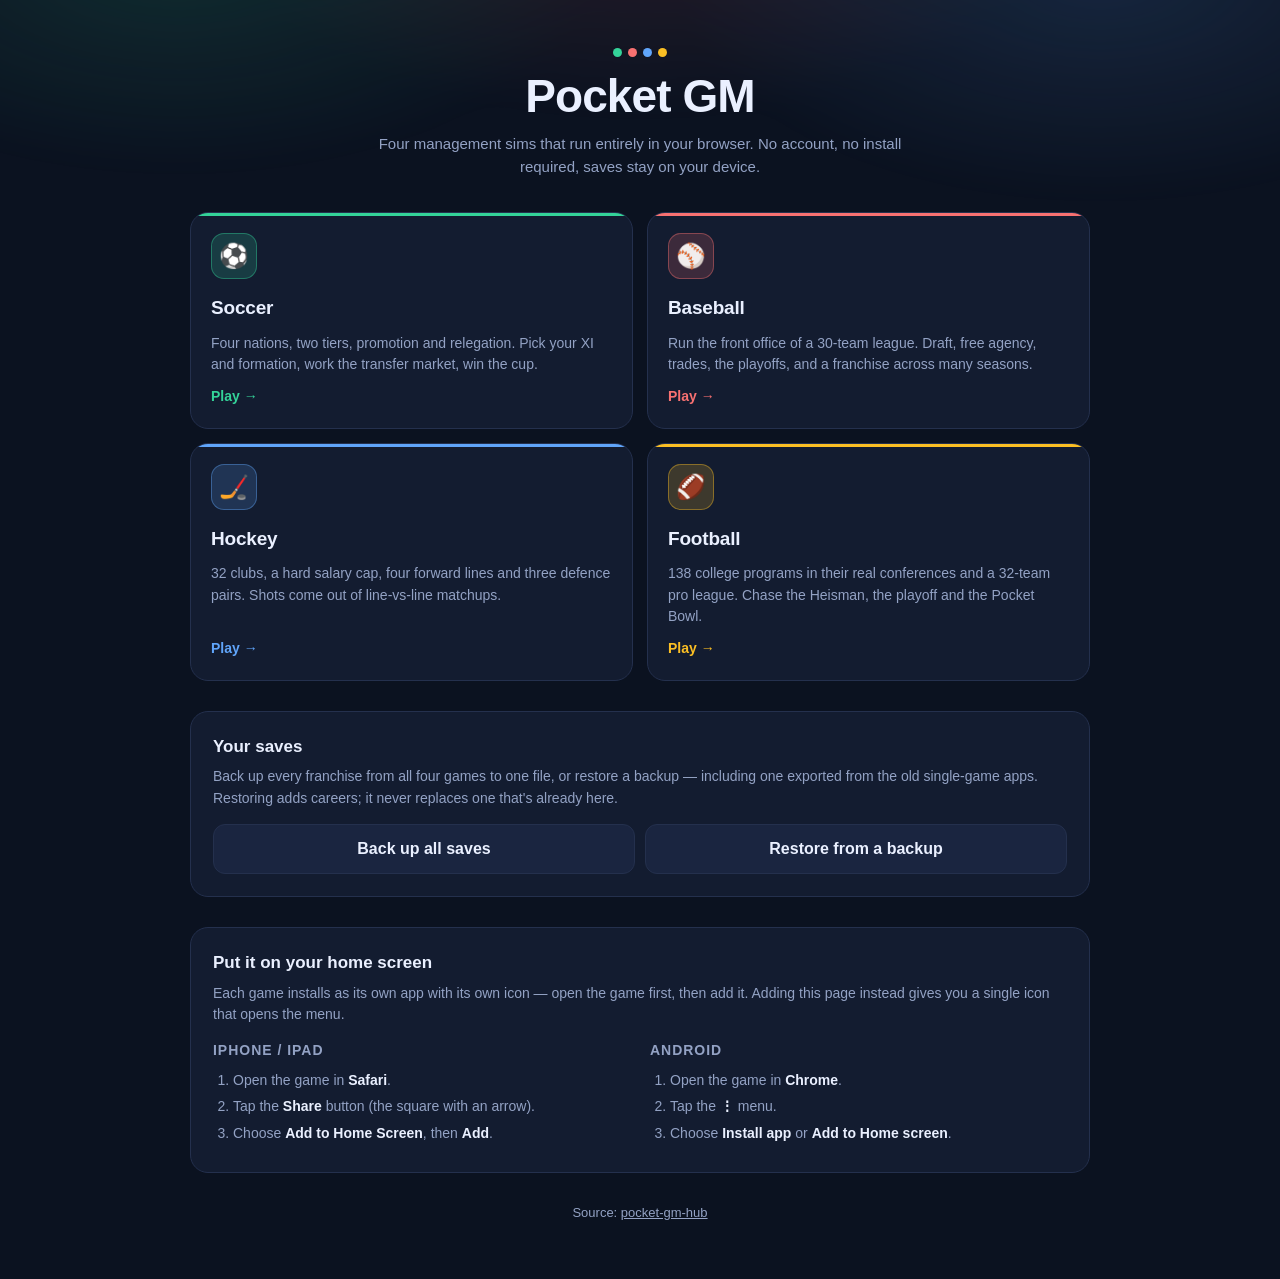
<file: site/index.html>
<!doctype html>
<html lang="en">
<head>
<meta charset="utf-8" />
<meta name="viewport" content="width=device-width, initial-scale=1, viewport-fit=cover" />
<title>Pocket GM — Soccer, Baseball, Hockey</title>
<meta name="description" content="Four single-file management sims: run a soccer club, a baseball front office, a hockey team, or a football program. Free, offline-capable, saves in your browser." />
<link rel="manifest" href="manifest.json" />
<link rel="apple-touch-icon" href="apple-touch-icon.png" />
<link rel="icon" href="icon-192.png" />
<meta name="theme-color" content="#0b1220" />
<meta name="apple-mobile-web-app-capable" content="yes" />
<meta name="mobile-web-app-capable" content="yes" />
<meta name="apple-mobile-web-app-status-bar-style" content="black-translucent" />
<meta name="apple-mobile-web-app-title" content="Pocket GM" />
<style>
  :root {
    --bg: #0b1220;
    --card: #131c30;
    --card-hi: #1a2540;
    --line: #24304d;
    --text: #eaf0ff;
    --muted: #93a2c4;
    --soccer: #34d399;
    --baseball: #f87171;
    --hockey: #60a5fa;
    --football: #fbbf24;
  }
  * { box-sizing: border-box; }
  html { -webkit-text-size-adjust: 100%; }
  body {
    margin: 0;
    background: var(--bg);
    color: var(--text);
    font: 16px/1.55 -apple-system, BlinkMacSystemFont, "Segoe UI", Roboto, Helvetica, Arial, sans-serif;
    padding: env(safe-area-inset-top) env(safe-area-inset-right) env(safe-area-inset-bottom) env(safe-area-inset-left);
    -webkit-tap-highlight-color: transparent;
  }
  .glow {
    position: fixed; inset: -30% -10% auto -10%; height: 60vh; pointer-events: none; z-index: 0;
    background:
      radial-gradient(40% 60% at 20% 40%, rgba(52,211,153,.14), transparent 70%),
      radial-gradient(40% 60% at 50% 30%, rgba(248,113,113,.12), transparent 70%),
      radial-gradient(40% 60% at 80% 45%, rgba(96,165,250,.14), transparent 70%);
    filter: blur(10px);
  }
  .wrap { position: relative; z-index: 1; max-width: 940px; margin: 0 auto; padding: 40px 20px 56px; }

  header { text-align: center; margin-bottom: 34px; }
  .mark {
    display: inline-flex; gap: 6px; align-items: center; justify-content: center;
    margin-bottom: 14px;
  }
  .mark i { width: 9px; height: 9px; border-radius: 50%; display: block; }
  h1 { font-size: clamp(30px, 7vw, 46px); line-height: 1.1; margin: 0 0 10px; letter-spacing: -.02em; }
  .tag { color: var(--muted); margin: 0 auto; max-width: 34rem; font-size: 15px; }

  .games { display: grid; gap: 14px; grid-template-columns: 1fr; }
  @media (min-width: 720px) { .games { grid-template-columns: repeat(2, 1fr); } }

  .game {
    display: flex; flex-direction: column; gap: 10px;
    background: var(--card); border: 1px solid var(--line); border-radius: 18px;
    padding: 20px; text-decoration: none; color: inherit;
    transition: transform .15s ease, background .15s ease, border-color .15s ease;
    position: relative; overflow: hidden;
  }
  .game::before {
    content: ""; position: absolute; inset: 0 0 auto 0; height: 3px; background: var(--accent);
  }
  .game:hover, .game:focus-visible { transform: translateY(-3px); background: var(--card-hi); border-color: var(--accent); outline: none; }
  .game:active { transform: translateY(0); }
  .badge {
    width: 46px; height: 46px; border-radius: 13px; display: grid; place-items: center;
    background: color-mix(in srgb, var(--accent) 18%, transparent);
    border: 1px solid color-mix(in srgb, var(--accent) 40%, transparent);
    font-size: 24px; line-height: 1;
  }
  .game h2 { margin: 4px 0 0; font-size: 19px; letter-spacing: -.01em; }
  .game p { margin: 0; color: var(--muted); font-size: 14px; flex: 1; }
  .play { font-size: 14px; font-weight: 600; color: var(--accent); }
  .play::after { content: " →"; }
  /* On a phone, lay each card out as a row so all three fit without scrolling.
     Must come after the .game rules above — a media query adds no specificity. */
  @media (max-width: 719px) {
    .game { display: grid; grid-template-columns: 46px 1fr; column-gap: 14px; row-gap: 3px; align-items: start; padding: 16px; }
    .badge { grid-row: 1 / span 3; }
    .game h2 { margin: 0; }
  }

  .panel {
    margin-top: 30px; background: var(--card); border: 1px solid var(--line);
    border-radius: 18px; padding: 22px;
  }
  .panel h3 { margin: 0 0 6px; font-size: 17px; }
  .panel p { margin: 0 0 14px; color: var(--muted); font-size: 14px; }
  .steps { margin: 0; padding-left: 20px; color: var(--muted); font-size: 14px; }
  .steps li { margin-bottom: 5px; }
  .steps strong { color: var(--text); font-weight: 600; }
  .cols { display: grid; gap: 20px; grid-template-columns: 1fr; }
  @media (min-width: 640px) { .cols { grid-template-columns: 1fr 1fr; } }
  .cols h4 { margin: 0 0 8px; font-size: 14px; text-transform: uppercase; letter-spacing: .07em; color: var(--muted); }

  #install {
    display: none; margin-top: 16px; width: 100%; padding: 13px 18px; font: inherit; font-weight: 600;
    color: #06210f; background: var(--soccer); border: 0; border-radius: 12px; cursor: pointer;
  }
  #install:active { filter: brightness(.93); }

  .save-actions { display: flex; gap: 10px; flex-wrap: wrap; }
  .save-actions button {
    flex: 1 1 160px; padding: 12px 16px; font: inherit; font-weight: 600; color: var(--text);
    background: var(--card-hi); border: 1px solid var(--line); border-radius: 12px; cursor: pointer;
  }
  .save-actions button:disabled { opacity: .5; cursor: default; }

  footer { margin-top: 30px; text-align: center; color: var(--muted); font-size: 13px; }
  footer a { color: var(--muted); }
  .note { margin-top: 10px; font-size: 13px; color: var(--muted); }
</style>
</head>
<body>
<div class="glow"></div>
<div class="wrap">

  <header>
    <span class="mark">
      <i style="background:var(--soccer)"></i>
      <i style="background:var(--baseball)"></i>
      <i style="background:var(--hockey)"></i>
      <i style="background:var(--football)"></i>
    </span>
    <h1>Pocket GM</h1>
    <p class="tag">Four management sims that run entirely in your browser. No account, no install required, saves stay on your device.</p>
  </header>

  <main class="games">
    <a class="game" href="soccer/" style="--accent: var(--soccer)">
      <span class="badge">⚽</span>
      <h2>Soccer</h2>
      <p>Four nations, two tiers, promotion and relegation. Pick your XI and formation, work the transfer market, win the cup.</p>
      <span class="play">Play</span>
    </a>

    <a class="game" href="baseball/" style="--accent: var(--baseball)">
      <span class="badge">⚾</span>
      <h2>Baseball</h2>
      <p>Run the front office of a 30-team league. Draft, free agency, trades, the playoffs, and a franchise across many seasons.</p>
      <span class="play">Play</span>
    </a>

    <a class="game" href="hockey/" style="--accent: var(--hockey)">
      <span class="badge">🏒</span>
      <h2>Hockey</h2>
      <p>32 clubs, a hard salary cap, four forward lines and three defence pairs. Shots come out of line-vs-line matchups.</p>
      <span class="play">Play</span>
    </a>

    <a class="game" href="football/" style="--accent: var(--football)">
      <span class="badge">🏈</span>
      <h2>Football</h2>
      <p>138 college programs in their real conferences and a 32-team pro league. Chase the Heisman, the playoff and the Pocket Bowl.</p>
      <span class="play">Play</span>
    </a>
  </main>

  <section class="panel saves">
    <h3>Your saves</h3>
    <p>Back up every franchise from all four games to one file, or restore a backup — including one exported from the old single-game apps. Restoring adds careers; it never replaces one that's already here.</p>
    <div class="save-actions">
      <button id="backup" type="button">Back up all saves</button>
      <button id="restore" type="button">Restore from a backup</button>
    </div>
    <input id="restore-file" type="file" accept=".json,application/json" hidden />
    <p class="note" id="save-status" hidden></p>
  </section>

  <section class="panel">
    <h3>Put it on your home screen</h3>
    <p>Each game installs as its own app with its own icon — open the game first, then add it. Adding this page instead gives you a single icon that opens the menu.</p>
    <div class="cols">
      <div>
        <h4>iPhone / iPad</h4>
        <ol class="steps">
          <li>Open the game in <strong>Safari</strong>.</li>
          <li>Tap the <strong>Share</strong> button (the square with an arrow).</li>
          <li>Choose <strong>Add to Home Screen</strong>, then <strong>Add</strong>.</li>
        </ol>
      </div>
      <div>
        <h4>Android</h4>
        <ol class="steps">
          <li>Open the game in <strong>Chrome</strong>.</li>
          <li>Tap the <strong>⋮</strong> menu.</li>
          <li>Choose <strong>Install app</strong> or <strong>Add to Home screen</strong>.</li>
        </ol>
      </div>
    </div>
    <button id="install" type="button">Install Pocket GM</button>
    <p class="note" id="installed-note" hidden>Installed — look for the Pocket GM icon on your home screen.</p>
  </section>

  <footer>
    Source: <a href="https://github.com/kyleb0226/pocket-gm-hub">pocket-gm-hub</a>
  </footer>

</div>

<script>
  // Chrome/Edge fire this when the page qualifies as installable; Safari never does,
  // which is why the written iOS steps above are not behind the button.
  let deferred = null;
  const btn = document.getElementById('install');
  window.addEventListener('beforeinstallprompt', e => {
    e.preventDefault();
    deferred = e;
    btn.style.display = 'block';
  });
  btn?.addEventListener('click', async () => {
    if (!deferred) return;
    deferred.prompt();
    await deferred.userChoice;
    deferred = null;
    btn.style.display = 'none';
  });
  window.addEventListener('appinstalled', () => {
    btn.style.display = 'none';
    document.getElementById('installed-note').hidden = false;
  });

  if ('serviceWorker' in navigator) {
    window.addEventListener('load', () => navigator.serviceWorker.register('sw.js'));
  }
</script>
<script src="saves.js"></script>
<script>
  // Backup / restore. Inside the iOS app a download link goes nowhere, so the file
  // is handed to the app (window.webkit…pgmSaves), which opens the share sheet.
  const status = msg => { const el = document.getElementById('save-status'); el.textContent = msg; el.hidden = false; };
  const native = window.webkit && window.webkit.messageHandlers && window.webkit.messageHandlers.pgmSaves;

  document.getElementById('backup').addEventListener('click', async e => {
    e.target.disabled = true;
    try {
      const b = await PGMSaves.exportAll('Pocket GM');
      const n = Object.keys(b.localStorage).length + Object.values(b.idb).reduce((t, d) => t + Object.keys(d).length, 0);
      if (!n) { status('No saves on this device yet.'); return; }
      const name = `pocket-gm-saves-${b.created.slice(0, 10)}.json`;
      const json = JSON.stringify(b);
      if (native) native.postMessage({ name, json });
      else {
        const a = Object.assign(document.createElement('a'), { href: URL.createObjectURL(new Blob([json], { type: 'application/json' })), download: name });
        a.click();
        setTimeout(() => URL.revokeObjectURL(a.href), 10000);
      }
      status(`Backed up ${(json.length / 1e6).toFixed(1)} MB of saves.`);
    } catch (err) {
      status('Backup failed: ' + err.message);
    } finally {
      e.target.disabled = false;
    }
  });

  const restoreFile = document.getElementById('restore-file');
  document.getElementById('restore').addEventListener('click', () => restoreFile.click());
  window.pgmRestore = async json => {
    const r = await PGMSaves.importBackup(typeof json === 'string' ? JSON.parse(json) : json);
    const parts = ['soccer', 'baseball', 'hockey', 'football'].filter(g => r[g]).map(g => `${r[g]} ${g}`);
    status((parts.length ? `Restored ${parts.join(', ')} save${parts.length > 1 || r[parts[0]] > 1 ? 's' : ''}.` : 'Nothing new to restore — those saves are already here.') +
      (r.skipped.length ? ` Skipped: ${r.skipped.join('; ')}.` : ''));
    return r;
  };
  restoreFile.addEventListener('change', async () => {
    const f = restoreFile.files[0];
    restoreFile.value = '';
    if (!f) return;
    status('Restoring…');
    try { await window.pgmRestore(await f.text()); } catch (err) { status('Restore failed: ' + err.message); }
  });
</script>
</body>
</html>
</file>
